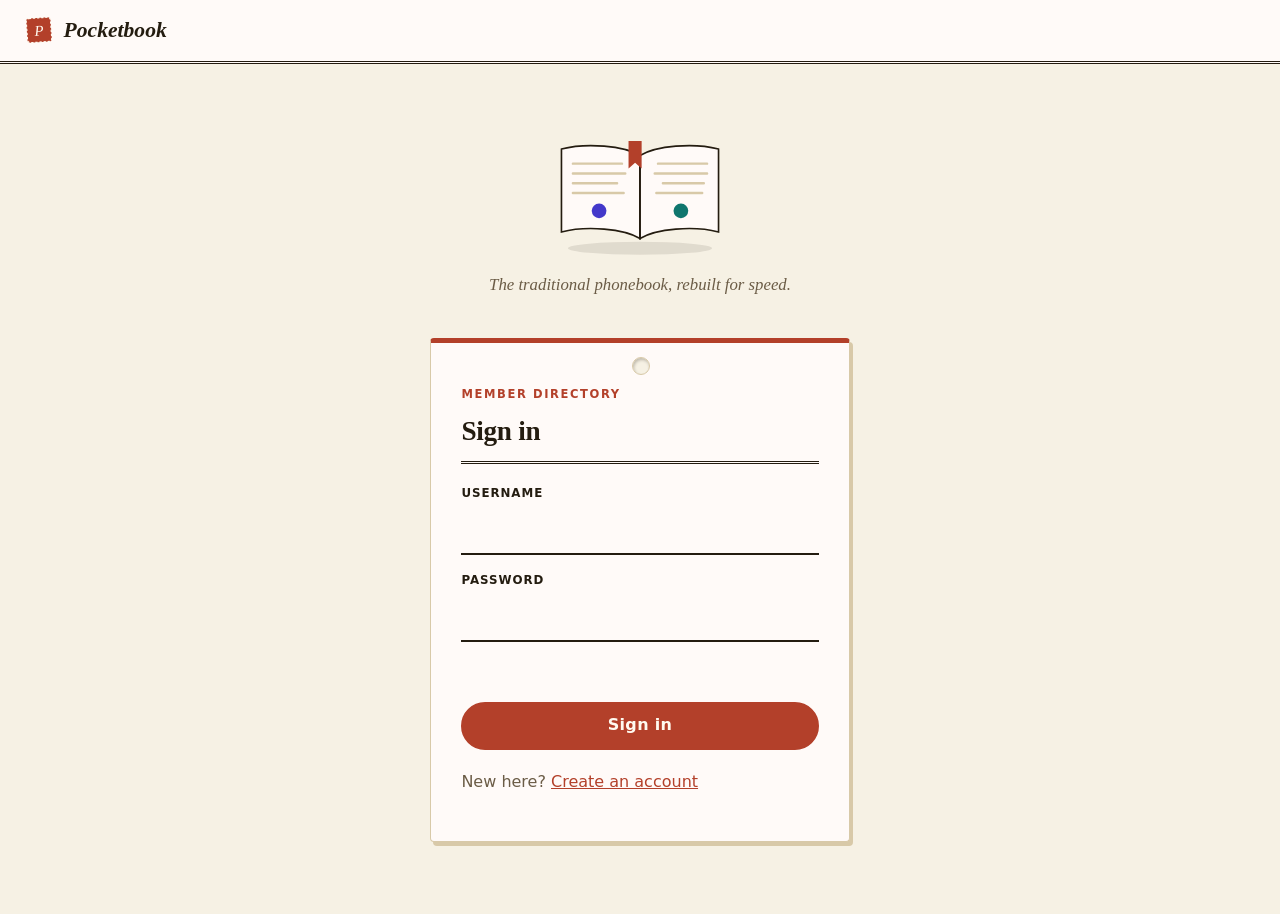
<file: frontend/index.html>
<!DOCTYPE html>
<html lang="en"><head><meta charset="utf-8"><meta name="viewport" content="width=device-width,initial-scale=1"><link rel="stylesheet" href="css/styles.css?v=20260928b"><link rel="icon" href="logo.svg" type="image/svg+xml"><meta name="theme-color" content="#241c10">
<title>Sign in - Pocketbook</title><meta name="description" content="Sign in to Pocketbook."></head>
<body><header class="bar"><a class="logo" href="index.html"><img src="logo.svg" alt="" width="30" height="30">Pocketbook</a></header>
<main><div class="auth-wrap">
<img src="hero-book.svg" alt="" class="hero-book" width="180" height="123">
<p class="tagline">The traditional phonebook, rebuilt for speed.</p>
<div class="card"><p class="eyebrow">Member directory</p><h1>Sign in</h1>
<form id="auth-form" data-mode="login"><label for="login">Username</label><input id="login" name="login" autocomplete="username" required>
<label for="password">Password</label><input id="password" name="password" type="password" autocomplete="current-password" required>
<p id="msg" class="msg" role="status" aria-live="polite"></p><button class="btn accent full">Sign in</button></form>
<p class="foot">New here? <a href="register.html">Create an account</a></p></div></div></main>
<script src="js/common.js?v=20260928b"></script><script src="js/auth.js?v=20260928b"></script></body></html>
</file>
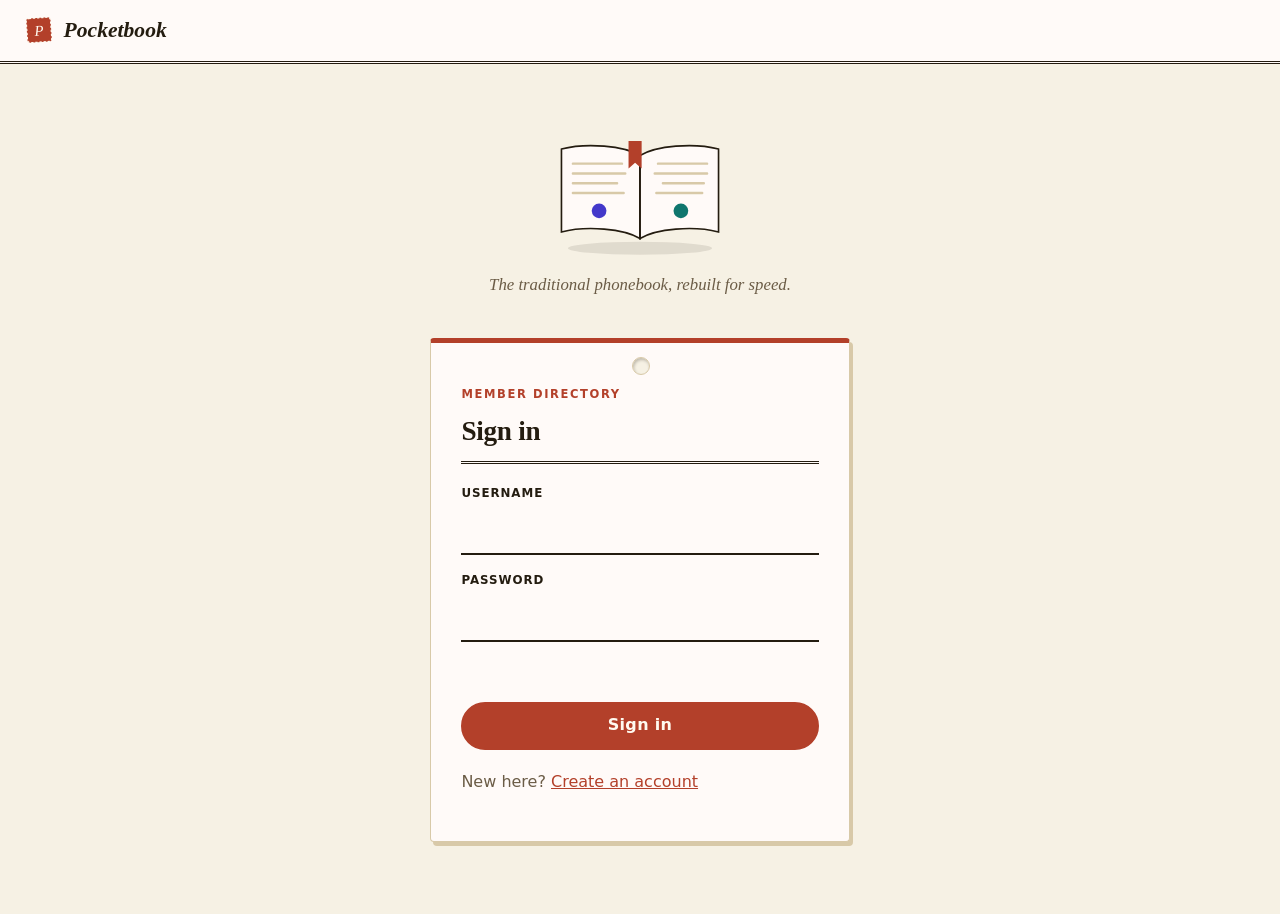
<file: frontend/admin.html>
<!DOCTYPE html>
<html lang="en"><head><meta charset="utf-8"><meta name="viewport" content="width=device-width,initial-scale=1"><link rel="stylesheet" href="css/styles.css?v=20260928b"><link rel="icon" href="logo.svg" type="image/svg+xml"><meta name="theme-color" content="#241c10">
<title>Admin - Pocketbook</title><meta name="description" content="Manage Pocketbook users."></head>
<body><header class="bar"><a class="logo" href="admin.html"><img src="logo.svg" alt="" width="30" height="30">Pocketbook <span class="label">admin</span></a><span class="stamp" aria-hidden="true">Personal Edition</span>
<div class="actions"><a href="contacts.html" class="btn ghost small">My contacts</a><span class="who" id="who"></span><button id="logout" class="btn ghost small" type="button">Sign out</button></div></header>
<main>

<section class="card">
<h1>Manage users</h1>
<div class="toolbar">
  <div class="grow"><label for="uq">Search users</label><input id="uq" type="search" placeholder="Name or username" autocomplete="off"></div>
  <div><label for="ustatus">Status</label><select id="ustatus"><option value="all">All</option><option value="active">Active</option><option value="suspended">Suspended</option></select></div>
</div>
<p id="ustatus-msg" class="msg" role="status" aria-live="polite"></p>
<div class="tablewrap"><table><thead><tr><th scope="col">Name</th><th scope="col">Username</th><th scope="col">Role</th><th scope="col">Status</th><th scope="col">Actions</th></tr></thead><tbody id="user-rows"></tbody></table></div>
</section>

<section class="card">
<h1>Create account</h1>
<form id="create-form">
<label for="n-first">First name</label><input id="n-first" name="firstName" required>
<label for="n-last">Last name</label><input id="n-last" name="lastName" required>
<label for="n-login">Username</label><input id="n-login" name="login" required>
<label for="n-pass">Password</label><input id="n-pass" name="password" type="password" autocomplete="new-password" required>
<small class="hint">At least 8 characters, with one uppercase letter, one number, and one special character.</small>
<label for="n-role">Role</label><select id="n-role" name="role"><option value="user">User</option><option value="admin">Admin</option></select>
<p id="create-msg" class="msg" role="status" aria-live="polite"></p>
<button class="btn accent">Create account</button>
</form>
</section>

</main>

<dialog id="pw-dlg" aria-labelledby="pw-title"><h2 id="pw-title">Change password</h2><p>Setting a new password for <strong id="pw-name"></strong>.</p>
<form id="pw-form"><label for="pw-new">New password</label><input id="pw-new" name="password" type="password" autocomplete="new-password" required>
<small class="hint">At least 8 characters, with one uppercase letter, one number, and one special character.</small>
<p id="pw-msg" class="msg" role="status"></p>
<div class="dlg-actions"><button id="pw-cancel" class="btn ghost" type="button">Cancel</button><button class="btn accent">Save password</button></div></form></dialog>

<dialog id="entries-dlg" aria-labelledby="entries-title"><h2 id="entries-title">Entries for <span id="entries-name"></span></h2>
<label for="entries-q">Search these entries</label><input id="entries-q" type="search" placeholder="Name, email, phone or address">
<div class="tablewrap" style="margin-top:1rem;max-height:320px;overflow-y:auto"><table><thead><tr><th scope="col">Name</th><th scope="col">Email</th><th scope="col">Phone</th></tr></thead><tbody id="entries-rows"></tbody></table></div>
<div class="dlg-actions"><button id="entries-close" class="btn ghost" type="button">Close</button></div></dialog>

<script src="js/common.js?v=20260928b"></script><script src="js/admin.js?v=20260928b"></script></body></html>
</file>
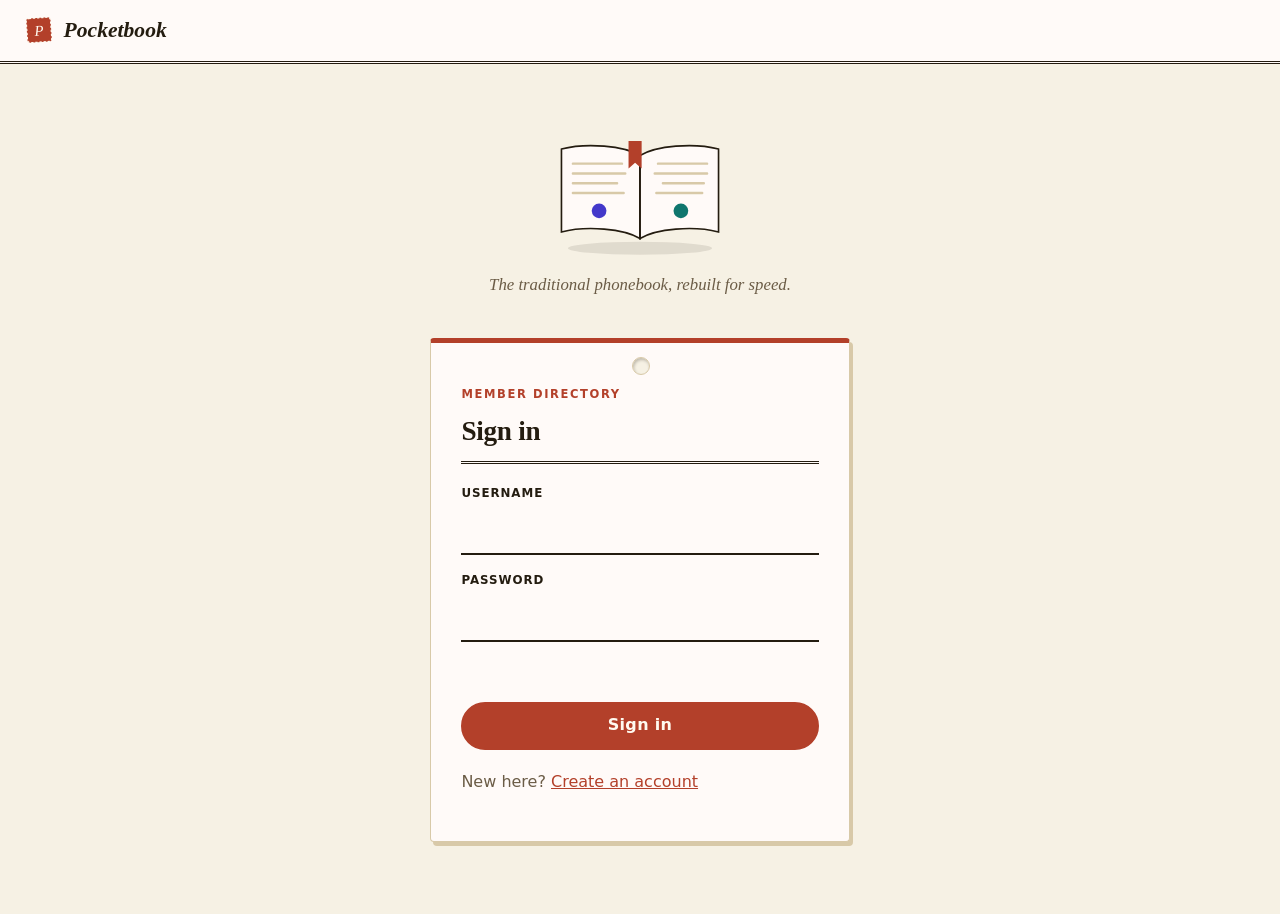
<file: frontend/contacts.html>
<!DOCTYPE html>
<html lang="en"><head><meta charset="utf-8"><meta name="viewport" content="width=device-width,initial-scale=1"><link rel="stylesheet" href="css/styles.css?v=20260929"><link rel="icon" href="logo.svg" type="image/svg+xml"><meta name="theme-color" content="#241c10">
<title>My contacts - Pocketbook</title><meta name="description" content="Search and manage your contacts."></head>
<body><header class="bar"><a class="logo" href="contacts.html"><img src="logo.svg" alt="" width="30" height="30">Pocketbook</a><span class="stamp" aria-hidden="true">Personal Edition</span>
<div class="actions"><a id="admin-link" href="admin.html" class="btn ghost small" style="display:none">Admin panel</a><span class="who" id="who"></span><button id="logout" class="btn ghost small" type="button">Sign out</button></div></header>
<main>
<div class="toolbar"><div class="grow"><label for="q">Search contacts</label><input id="q" type="search" placeholder="Name, email, phone or address" autocomplete="off"></div>
<button id="add" class="btn accent" type="button">Add contact</button></div>
<p id="status" class="msg" role="status" aria-live="polite"></p>

<div class="cover">
  <div class="spine-strip" aria-hidden="true"><span>Pocketbook</span></div>
  <div class="leaf">
    <div class="thumb-index" aria-hidden="true"><span>A</span><span>B</span><span>C</span><span>D</span><span>E</span><span>F</span><span>G</span><span>H</span><span>I</span><span>J</span><span>K</span><span>L</span><span>M</span><span>N</span><span>O</span><span>P</span><span>Q</span><span>R</span><span>S</span><span>T</span><span>U</span><span>V</span><span>W</span><span>X</span><span>Y</span><span>Z</span></div>
    <h1 class="dir-title">The Directory</h1>
    <div class="guide" aria-hidden="true"><strong id="guide-l">&mdash;</strong><span>Directory of listings</span><strong id="guide-r">&mdash;</strong></div>
    <div class="dir-cols" id="entries"></div>
    <p class="dir-foot" id="dir-foot"></p>
  </div>
</div>
<p class="account-foot"><button id="delete-account" class="link-btn danger" type="button">Delete my account</button></p>
</main>

<dialog id="contact-dlg" aria-labelledby="dlg-title"><h2 id="dlg-title">Add contact</h2>
<form id="contact-form"><input type="hidden" name="id">
<label for="c-first">First name</label><input id="c-first" name="firstName" required>
<label for="c-last">Last name</label><input id="c-last" name="lastName" required>
<label for="c-email">Email</label><input id="c-email" name="email" type="email">
<label for="c-phone">Phone</label><input id="c-phone" name="phone" type="tel">
<label for="c-addr">Address</label><input id="c-addr" name="address">
<p id="form-msg" class="msg" role="status"></p>
<div class="dlg-actions"><button id="cancel" class="btn ghost" type="button">Cancel</button><button class="btn accent">Save contact</button></div></form></dialog>
<dialog id="delete-dlg" aria-labelledby="del-title"><h2 id="del-title">Delete contact?</h2><p>This permanently removes <strong id="del-name"></strong>.</p>
<div class="dlg-actions"><button id="del-cancel" class="btn ghost" type="button">Keep contact</button><button id="del-ok" class="btn danger" type="button">Delete contact</button></div></dialog>
<dialog id="delete-account-dlg" aria-labelledby="del-account-title"><h2 id="del-account-title">Delete your account?</h2><p>This permanently removes your account and every contact in it. This can't be undone.</p>
<p id="del-account-msg" class="msg" role="status"></p>
<div class="dlg-actions"><button id="del-account-cancel" class="btn ghost" type="button">Keep my account</button><button id="del-account-ok" class="btn danger" type="button">Delete my account</button></div></dialog>
<script src="js/common.js?v=20260929"></script><script src="js/contacts.js?v=20260929"></script></body></html>
</file>
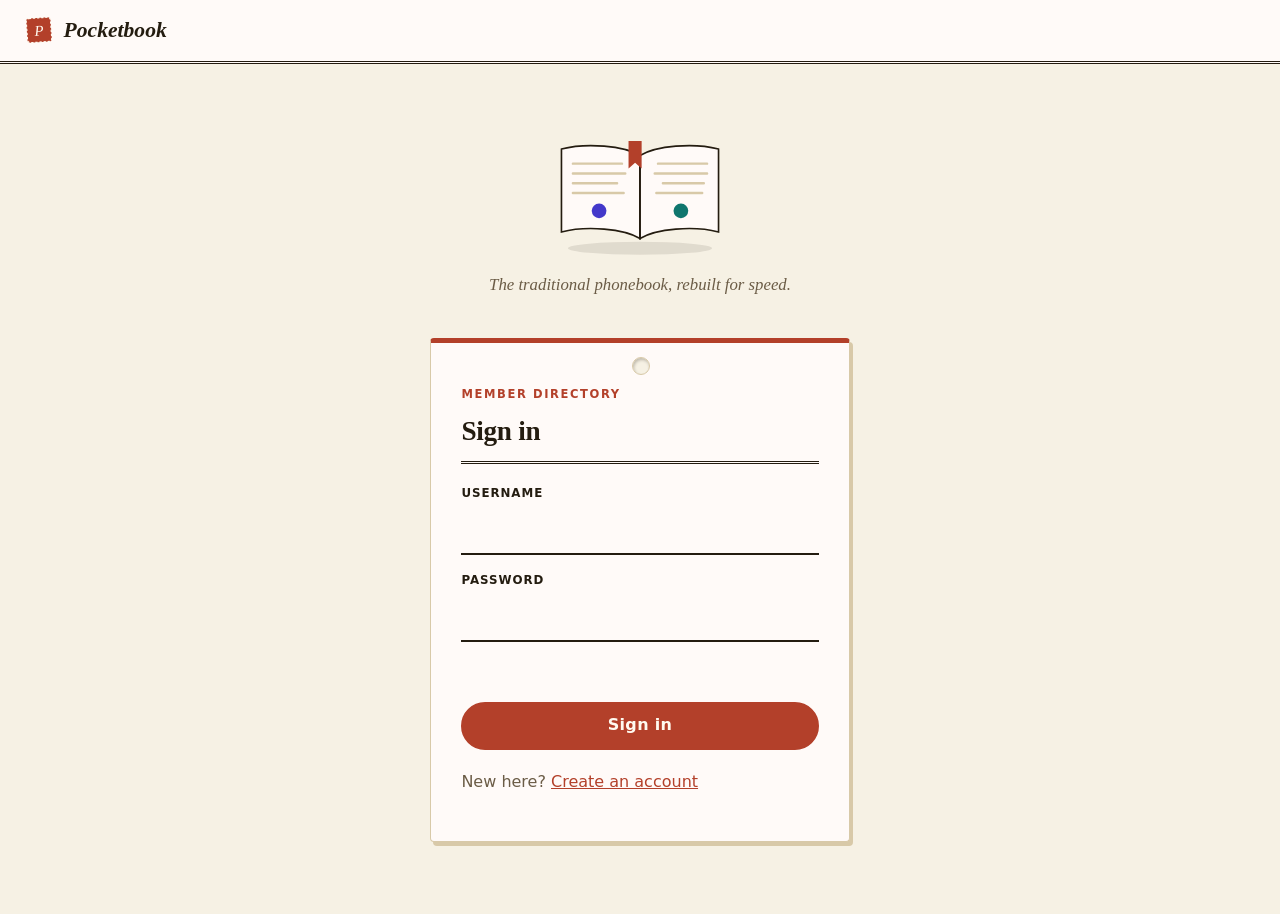
<file: frontend/login.html>
<!DOCTYPE html>
<html lang="en"><head><meta charset="utf-8"><meta http-equiv="refresh" content="0; url=index.html"><link rel="canonical" href="index.html"><title>Redirecting...</title></head>
<body><p><a href="index.html">Continue to sign in</a></p></body></html>
</file>
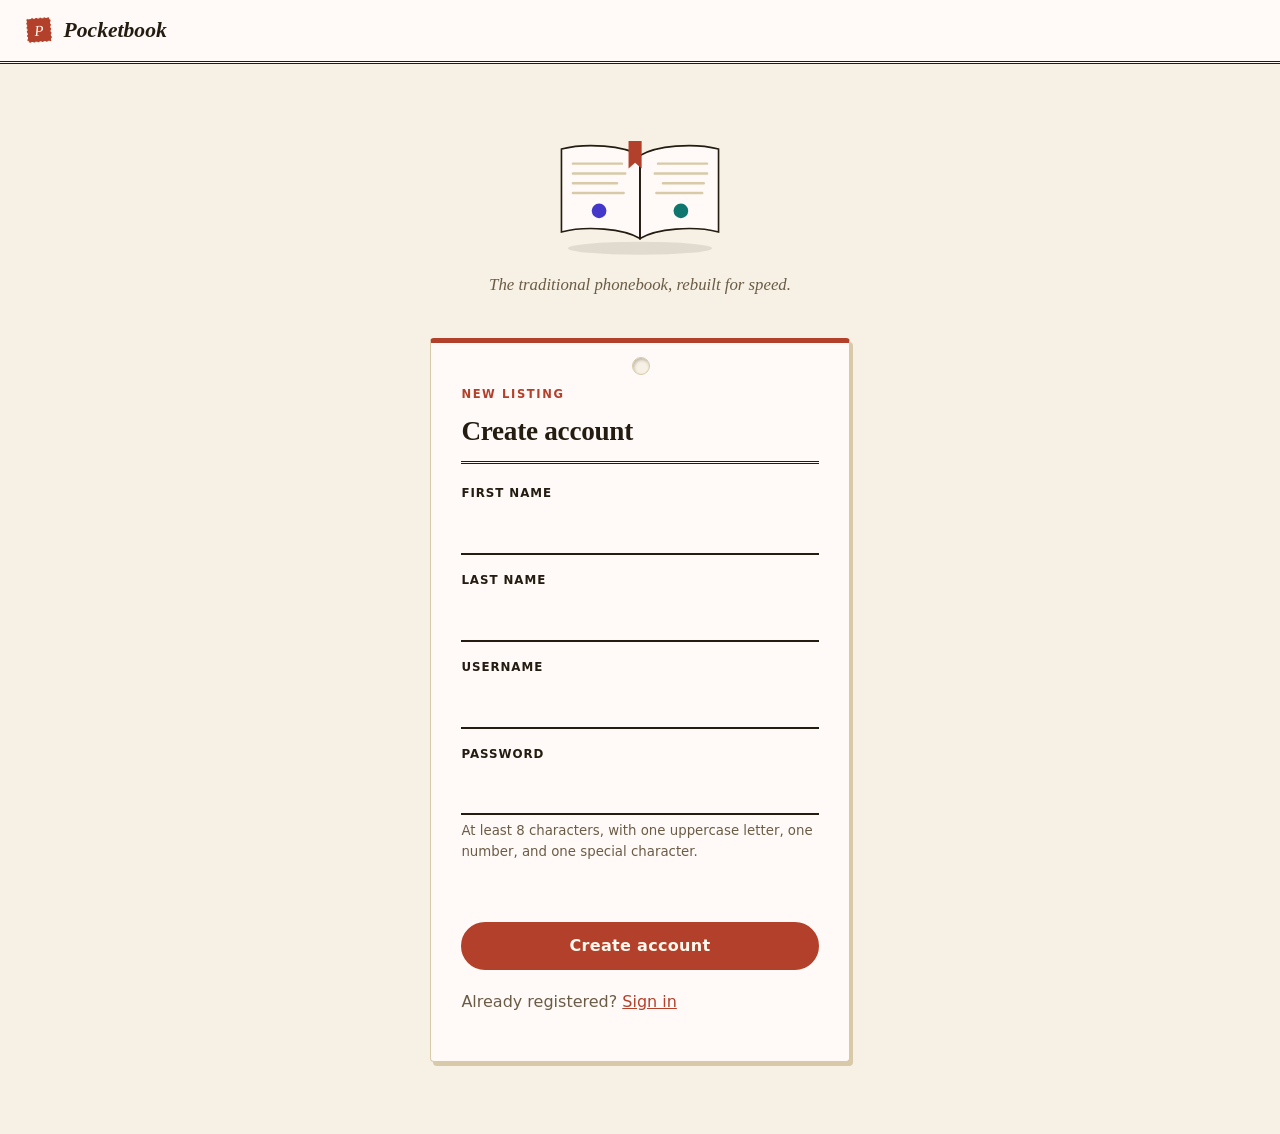
<file: frontend/register.html>
<!DOCTYPE html>
<html lang="en"><head><meta charset="utf-8"><meta name="viewport" content="width=device-width,initial-scale=1"><link rel="stylesheet" href="css/styles.css?v=20260928b"><link rel="icon" href="logo.svg" type="image/svg+xml"><meta name="theme-color" content="#241c10">
<title>Create account - Pocketbook</title><meta name="description" content="Create a Pocketbook account."></head>
<body><header class="bar"><a class="logo" href="index.html"><img src="logo.svg" alt="" width="30" height="30">Pocketbook</a></header>
<main><div class="auth-wrap">
<img src="hero-book.svg" alt="" class="hero-book" width="180" height="123">
<p class="tagline">The traditional phonebook, rebuilt for speed.</p>
<div class="card"><p class="eyebrow">New listing</p><h1>Create account</h1>
<form id="auth-form" data-mode="register"><label for="firstName">First name</label><input id="firstName" name="firstName" autocomplete="given-name" required>
<label for="lastName">Last name</label><input id="lastName" name="lastName" autocomplete="family-name" required>
<label for="login">Username</label><input id="login" name="login" autocomplete="username" required>
<label for="password">Password</label><input id="password" name="password" type="password" autocomplete="new-password" required>
<small class="hint">At least 8 characters, with one uppercase letter, one number, and one special character.</small>
<p id="msg" class="msg" role="status" aria-live="polite"></p><button class="btn accent full">Create account</button></form>
<p class="foot">Already registered? <a href="index.html">Sign in</a></p></div></div></main>
<script src="js/common.js?v=20260928b"></script><script src="js/auth.js?v=20260928b"></script></body></html>
</file>
<file: frontend/css/styles.css>
:root{
  --bg:#f6f1e4; --paper:#fffaf8; --ink:#241c10; --muted:#6b5c46; --line:#d8c9a8;
  --accent:#b3402a; --accent-ink:#fffaf0; --teal:#1f6f5c; --danger:#9c2b2b; --ok:#1f6f5c;
  --radius:4px;
}
@media (prefers-color-scheme:dark){
  :root{--bg:#1b160f; --paper:#241d14; --ink:#f3ead9; --muted:#c2b295; --line:#40372a; --accent:#e0764f; --teal:#5fb69f; --danger:#e08b83; --ok:#5fb69f}
}
*{box-sizing:border-box}
body{margin:0;color:var(--ink);background:var(--bg);font:16px/1.55 system-ui,-apple-system,"Segoe UI",Roboto,sans-serif}
h1,h2{font-family:ui-serif,Georgia,"Times New Roman",serif;letter-spacing:-.01em}
a{color:var(--accent)}
:focus-visible{outline:3px solid var(--teal);outline-offset:2px}
.label{text-transform:uppercase;letter-spacing:.08em;font-size:.78rem;color:var(--muted);font-weight:700}

.bar{display:flex;justify-content:space-between;align-items:center;gap:1rem;padding:.85rem 1.5rem;background:var(--paper);border-bottom:3px double var(--ink)}
.logo{display:flex;align-items:center;gap:.6rem;font-family:ui-serif,Georgia,serif;font-style:italic;font-weight:700;font-size:1.35rem;color:var(--ink);text-decoration:none}
.bar .actions{align-items:center}
.bar .who{font-weight:600}

main{max-width:980px;margin:0 auto;padding:2rem 1.25rem}
.hero{display:grid;grid-template-columns:1.1fr .9fr;gap:3rem;align-items:center;padding:4rem 1.25rem}
.hero h1{font-size:2.9rem;line-height:1.08;margin:0 0 1rem}
.hero p{color:var(--muted);font-size:1.15rem;margin:0 0 2rem}
.stack{display:grid;gap:.75rem}
.stack .row{display:flex;align-items:center;gap:.9rem;background:var(--paper);border:1px solid var(--line);border-left:4px solid var(--accent);border-radius:var(--radius);padding:.9rem 1.1rem;box-shadow:2px 3px 0 var(--line)}
.stack .row:nth-child(2){margin-left:1.4rem}.stack .row:nth-child(3){margin-left:2.8rem}
.stack small{display:block;color:var(--muted)}

.actions{display:flex;gap:.75rem;flex-wrap:wrap}
.card{background:var(--paper);border:1px solid var(--line);border-top:5px solid var(--accent);border-radius:var(--radius);
  padding:1.9rem;max-width:420px;margin:2.5rem auto;box-shadow:3px 4px 0 var(--line)}
.card h1{margin:0 0 1.25rem;font-size:1.7rem}
section.card{max-width:none;margin:0 0 2rem}

label{display:block;font-weight:700;margin:1rem 0 .3rem;font-size:.92rem}
input,select{width:100%;padding:.65rem .75rem;font:inherit;color:var(--ink);background:var(--bg);border:1px solid var(--muted);border-radius:2px}
small.hint{display:block;color:var(--muted);margin-top:.35rem}

.btn{display:inline-block;padding:.6rem 1.25rem;font:inherit;font-weight:700;letter-spacing:.02em;border-radius:999px;
  border:2px solid var(--ink);background:var(--ink);color:var(--paper);cursor:pointer;text-decoration:none;transition:transform .08s}
.btn:hover{transform:rotate(-1deg)}
.btn.accent{background:var(--accent);border-color:var(--accent);color:var(--accent-ink)}
.btn.ghost{background:transparent;color:var(--ink)}
.btn.teal{background:var(--teal);border-color:var(--teal);color:#fffaf0}
.btn.danger{background:var(--danger);border-color:var(--danger);color:#fffaf0}
.btn.small{padding:.32rem .8rem;font-size:.85rem}
.full{width:100%;margin-top:1.5rem}

.msg{min-height:1.5rem;margin:.75rem 0 0;font-weight:700}
.msg.error{color:var(--danger)}.msg.ok{color:var(--ok)}
.foot{margin-top:1.25rem;color:var(--muted)}

.toolbar{display:flex;gap:.75rem;align-items:flex-end;margin-bottom:1rem;flex-wrap:wrap}
.toolbar .grow{flex:1;min-width:220px}.toolbar label{margin:0 0 .3rem}
.toolbar select{width:auto;min-width:150px}

.tablewrap{overflow-x:auto;background:var(--paper);border:1px solid var(--line);border-radius:var(--radius);box-shadow:2px 3px 0 var(--line)}
table{width:100%;border-collapse:collapse}
th,td{text-align:left;padding:.7rem .9rem;border-bottom:1px solid var(--line);vertical-align:middle}
th{color:var(--muted);font-size:.8rem;text-transform:uppercase;letter-spacing:.06em;background:var(--bg)}
tr:last-child td{border-bottom:0}
.name{display:flex;align-items:center;gap:.7rem;font-weight:700;white-space:nowrap}
.avatar{flex:none;width:36px;height:36px;border-radius:50%;display:inline-grid;place-items:center;font-weight:700;font-size:.85rem;
  color:#fffaf0;background:var(--c,var(--accent));border:2px solid var(--paper);box-shadow:0 0 0 1.5px var(--c,var(--accent))}
td.row-actions{white-space:nowrap;display:flex;gap:.4rem;flex-wrap:wrap}

.badge{display:inline-block;padding:.18rem .6rem;border-radius:999px;font-size:.76rem;font-weight:700;text-transform:uppercase;letter-spacing:.04em}
.badge.admin{background:var(--teal);color:#fffaf0}
.badge.user{background:var(--line);color:var(--ink)}
.badge.active{background:var(--ok);color:#fffaf0}
.badge.suspended{background:var(--danger);color:#fffaf0}

dialog{border:1px solid var(--line);border-top:5px solid var(--accent);border-radius:var(--radius);padding:1.6rem;
  width:min(460px,92vw);background:var(--paper);color:var(--ink);box-shadow:4px 5px 0 var(--line)}
dialog::backdrop{background:rgba(36,28,16,.55)}
dialog h2{margin:0 0 .5rem}
.dlg-actions{display:flex;gap:.6rem;justify-content:flex-end;margin-top:1.5rem}

@media (max-width:720px){.hero{grid-template-columns:1fr;padding:2rem 1.25rem}.hero h1{font-size:2.2rem}}


/* ---- Hero illustration on auth pages ---- */
.hero-book{display:block;margin:0 auto 1.25rem;width:180px;height:auto}
.auth-wrap{text-align:center;padding-top:2.5rem}

/* ---- Book-cover frame around the contacts panel ---- */
.cover{display:flex;background:linear-gradient(160deg,#6b3323,#42200f);border-radius:16px;padding:9px;
  box-shadow:0 22px 34px -16px rgba(36,28,16,.5),0 6px 14px rgba(36,28,16,.28);margin-top:.5rem}
.spine-strip{flex:none;width:38px;border-radius:10px 0 0 10px;background:linear-gradient(180deg, rgba(255,255,255,.10), rgba(0,0,0,.18));
  display:flex;align-items:center;justify-content:center}
.spine-strip span{writing-mode:vertical-rl;transform:rotate(180deg);color:#f3ead9;font-family:ui-serif,Georgia,serif;
  font-style:italic;letter-spacing:.14em;font-size:.85rem;white-space:nowrap}
.leaf{flex:1;background:var(--paper);border-radius:0 12px 12px 0;padding:1.5rem 1.6rem;box-shadow:inset 8px 0 16px -12px rgba(36,28,16,.35);min-width:0}

@media (max-width:640px){
  .cover{flex-direction:column;padding:8px}
  .spine-strip{width:100%;height:26px;border-radius:10px 10px 0 0}
  .spine-strip span{writing-mode:horizontal-tb;transform:none}
  .leaf{border-radius:0 0 10px 10px;box-shadow:inset 0 8px 16px -12px rgba(36,28,16,.35)}
}

/* ---- Dialog open: simple, calm fade instead of a flip ---- */
@keyframes dlgIn{from{opacity:0;transform:translateY(6px) scale(.98)}to{opacity:1;transform:translateY(0) scale(1)}}
dialog.flip-in{animation:dlgIn .18s ease-out}
@media (prefers-reduced-motion: reduce){dialog.flip-in{animation:none}}

/* ---- Analogue phonebook refinements (palette unchanged) ---- */
.tagline{font-family:ui-serif,Georgia,"Times New Roman",serif;font-style:italic;color:var(--muted);margin:-.4rem 0 0;font-size:1.05rem}
.eyebrow{margin:0 0 .35rem;text-transform:uppercase;letter-spacing:.14em;font-size:.72rem;font-weight:700;color:var(--accent)}
.card{text-align:left}
.card h1{border-bottom:3px double var(--ink);padding-bottom:.6rem}

/* Fill-in-the-form fields: a written line instead of a box */
.card input,dialog input{background:transparent;border:0;border-bottom:2px solid var(--ink);border-radius:0;padding-left:.1rem}
.card input:focus-visible,dialog input:focus-visible{outline-offset:4px}
label{text-transform:uppercase;letter-spacing:.08em;font-size:.74rem}

/* Directory tables: dotted leaders, printed-column headers */
th{font-family:system-ui,-apple-system,"Segoe UI",Roboto,sans-serif;letter-spacing:.12em;border-bottom:2px solid var(--ink);background:transparent}
td{border-bottom:1px dotted var(--muted)}
tbody tr:hover{background:color-mix(in srgb, var(--accent) 7%, transparent)}
.name{font-family:ui-serif,Georgia,"Times New Roman",serif;font-size:1.05rem}
.avatar{width:30px;height:30px;border-radius:4px;box-shadow:none;border:0;font-family:ui-serif,Georgia,serif;font-style:italic}

/* The directory page itself */
.leaf{position:relative;padding-left:3rem;padding-right:2.6rem}
.leaf .tablewrap{border:0;box-shadow:none;background:transparent}
/* binder holes */
.leaf::before{content:"";position:absolute;left:8px;top:0;bottom:0;width:22px;pointer-events:none;
  background:radial-gradient(circle at 11px 40px, var(--bg) 0 6px, var(--line) 6px 7.5px, transparent 8px) 0 0/22px 110px repeat-y}
/* thumb index, decorative only */
.thumb-index{position:absolute;top:1.1rem;bottom:1.1rem;right:0;width:1.7rem;display:flex;flex-direction:column;justify-content:space-between;pointer-events:none}
.thumb-index span{display:block;text-align:center;font:700 .66rem/1.35 ui-serif,Georgia,serif;color:var(--muted);
  background:var(--bg);border:1px solid var(--line);border-right:0;border-radius:5px 0 0 5px}
.thumb-index span:nth-child(4n+1){color:var(--accent)}
@media (max-width:640px){
  .leaf{padding-left:1.1rem;padding-right:1.1rem}
  .leaf::before,.thumb-index{display:none}
}
/* keep the thumb index inside the page even when the list is short */
.leaf{min-height:31rem}
.thumb-index{top:1.4rem;bottom:1.4rem}
@media (max-width:640px){.leaf{min-height:0}}

/* ================= Printed directory page ================= */
.guide{display:flex;justify-content:space-between;align-items:baseline;gap:1rem;padding:.45rem 0;margin-bottom:.4rem;
  border-top:1px solid var(--ink);border-bottom:1px solid var(--ink);
  font:700 .72rem/1 system-ui,-apple-system,"Segoe UI",Roboto,sans-serif;letter-spacing:.18em;text-transform:uppercase;color:var(--muted)}
.guide strong{font-family:ui-serif,Georgia,"Times New Roman",serif;font-size:1.05rem;letter-spacing:.1em;color:var(--ink)}
.dir-cols{column-count:2;column-gap:3.2rem;column-rule:1px solid var(--muted);min-height:16rem}
@media (max-width:900px){.dir-cols{column-count:1}}

.letter{display:flex;align-items:center;gap:.7rem;margin:1rem 0 .55rem;break-after:avoid;font-size:1rem}
.letter span{display:inline-grid;place-items:center;width:2rem;height:2rem;background:var(--ink);color:var(--paper);
  border-radius:3px;font:italic 700 1.25rem/1 ui-serif,Georgia,"Times New Roman",serif}
.letter::after{content:"";flex:1;height:5px;border-top:1px solid var(--ink);border-bottom:1px solid var(--ink)}
.letter-group:first-child .letter{margin-top:.2rem}

ul.entries{list-style:none;margin:0;padding:0}
.entry{break-inside:avoid;padding:.5rem 0 .6rem}
.entry-main{display:flex;align-items:baseline;gap:.35rem;font-family:ui-serif,Georgia,"Times New Roman",serif;font-size:1.02rem}
.entry-name strong{font-weight:700}
.leader{flex:1;min-width:1rem;border-bottom:1.5px dotted var(--muted);transform:translateY(-.18em)}
.entry-phone{font-weight:700;font-variant-numeric:tabular-nums;white-space:nowrap}
.entry-sub{margin-top:.1rem;font-size:.9rem;font-style:italic;color:var(--muted);overflow-wrap:anywhere}
.entry-actions{display:flex;gap:1rem;margin-top:.3rem}
.link-btn{background:none;border:0;padding:.15rem 0;font:700 .76rem/1 system-ui,-apple-system,"Segoe UI",Roboto,sans-serif;
  letter-spacing:.1em;text-transform:uppercase;color:var(--accent);cursor:pointer;text-decoration:underline;text-underline-offset:4px}
.link-btn.danger{color:var(--danger)}
.dir-empty{margin:1rem 0;font-family:ui-serif,Georgia,serif;font-style:italic;color:var(--muted);column-span:all}
.dir-foot{text-align:center;margin:1.2rem 0 0;font-family:ui-serif,Georgia,serif;font-style:italic;color:var(--muted)}

/* index tabs light up for letters that actually have listings */
.thumb-index span{opacity:.5}
.thumb-index span.on{opacity:1;background:var(--accent);color:var(--accent-ink);border-color:var(--accent)}

/* auth cards read like a punched index card */
.card{position:relative;padding-top:2.7rem}
.card::before{content:"";position:absolute;top:.85rem;left:50%;width:16px;height:16px;margin-left:-8px;border-radius:50%;
  background:var(--bg);border:1px solid var(--line);box-shadow:inset 1px 2px 3px rgba(36,28,16,.25)}
/* even column tops: use padding (never collapsed at a column break) instead of margin */
.letter-group{padding-top:.9rem}
.letter{margin-top:0}
.letter-group:first-child .letter{margin-top:0}
@media (max-width:640px){.guide span{display:none}}

/* ================= Analogue touches (dialed back) ================= */

.dir-title{margin:0 0 1rem;font-size:1.8rem;font-style:italic;border-bottom:3px double var(--ink);padding-bottom:.6rem}

.stamp{margin-left:.9rem;transform:rotate(-4deg);border:2px solid var(--accent);color:var(--accent);
  padding:.16rem .5rem;border-radius:4px;font:700 .6rem/1.15 system-ui,-apple-system,"Segoe UI",Roboto,sans-serif;
  letter-spacing:.14em;text-transform:uppercase;opacity:.75}

@media (max-width:640px){.stamp{display:none}}

/* delete-my-account: quiet, low-emphasis footer link — not a primary action */
.account-foot{text-align:center;margin:1.1rem 0 0}
.account-foot .link-btn{opacity:.55;font-size:.7rem}
.account-foot .link-btn:hover{opacity:1}
</file>
